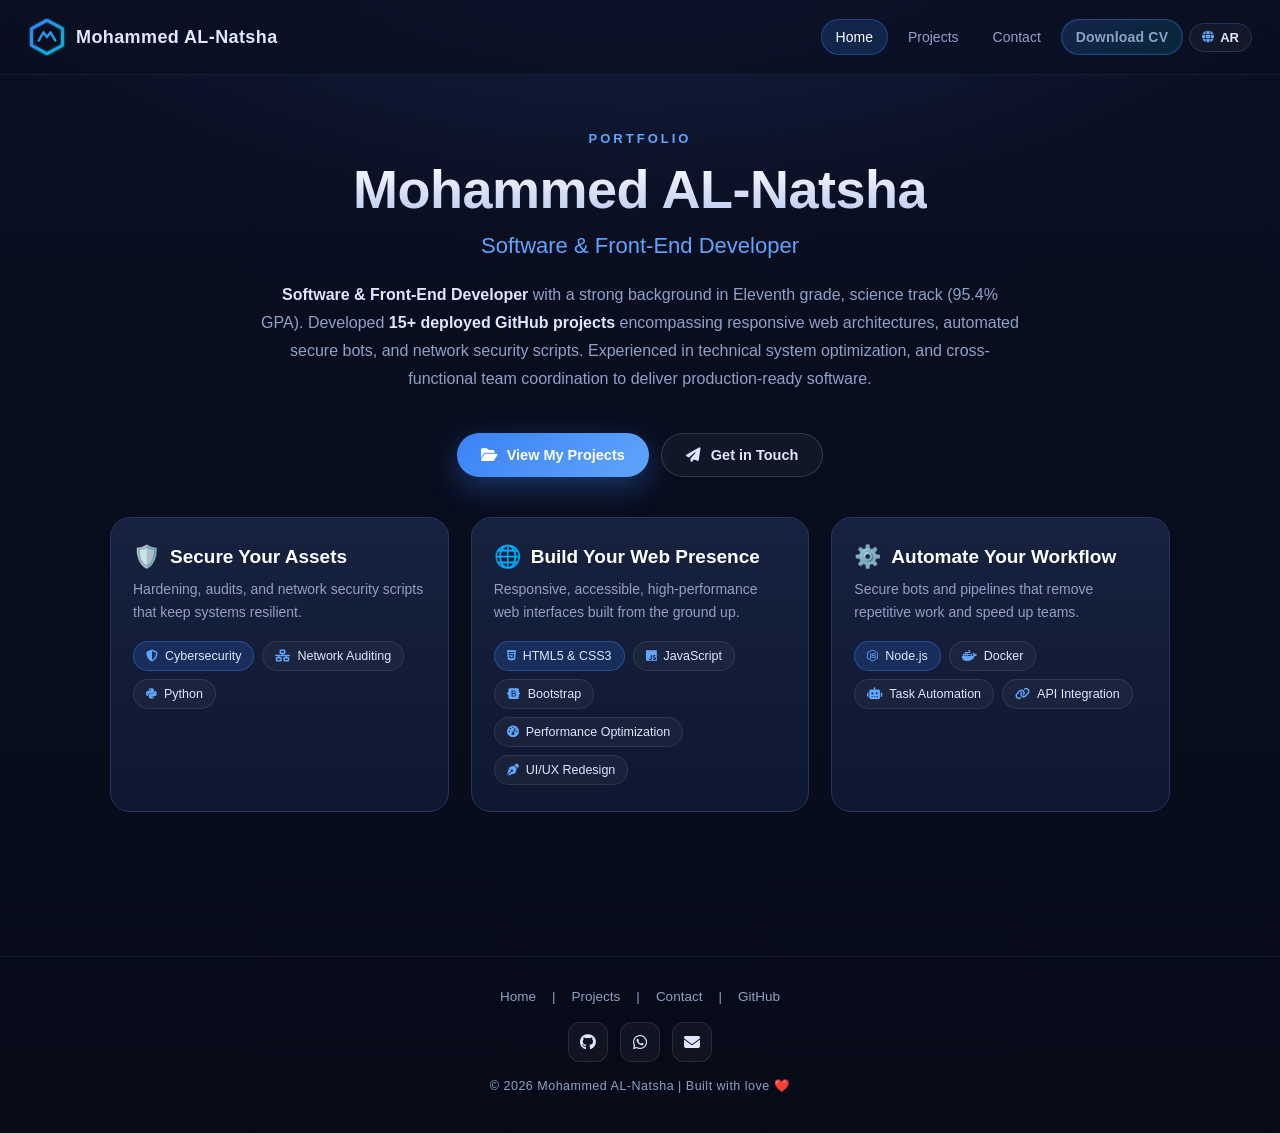
<file: index.html>
<!DOCTYPE html>
<html lang="en">
<head>
  <!-- === [META_TAGS_AND_SITEMAPS] START === -->
  <meta charset="UTF-8">
  <meta name="viewport" content="width=device-width, initial-scale=1.0">
  <title>Mohammed AL-Natsha — Front-End & Software Developer</title>
  <meta name="description" content="Software & Front-End Developer specializing in responsive web architectures, Python automation scripts, network security systems, and agency leadership at OptiCore. 15+ deployed projects, 95.4% academic GPA.">
  <meta name="author" content="Mohammed AL-Natsha">
  <meta name="keywords" content="front-end developer, software engineer, web development, Python, Node.js, responsive design, automation, security auditing">
  <meta name="robots" content="index, follow, max-snippet:-1, max-image-preview:large, max-video-preview:-1">
  <link rel="canonical" href="https://moamedalnatsh.github.io/profile/">
  <meta property="og:title" content="Mohammed AL-Natsha — Software & Front-End Developer">
  <meta property="og:description" content="Responsive web architectures, automated secure bots, network security scripts, and agency operations at OptiCore.">
  <meta property="og:type" content="website">
  <meta property="og:url" content="https://moamedalnatsh.github.io/profile/">
  <meta property="og:image" content="https://moamedalnatsh.github.io/profile/public/images/portfolio-hero.webp">
  <meta name="twitter:card" content="summary_large_image">
  <meta name="twitter:title" content="Mohammed AL-Natsha — Developer Portfolio">
  <meta name="twitter:description" content="Front-End & Software Developer | Python | Node.js | Security">
  <!-- === SEO & FAVICON ASSETS START === -->
  <link rel="icon" type="image/svg+xml" href="favicon.svg">
  <meta name="theme-color" content="#0b1020">
  <!-- === SEO & FAVICON ASSETS END === -->
  <link rel="stylesheet" href="https://cdn.jsdelivr.net/npm/@fortawesome/fontawesome-free@6.5.2/css/all.min.css">
  <link rel="preconnect" href="https://cdn.jsdelivr.net" crossorigin>
  <link rel="stylesheet" href="style.css">
</head>
<!-- === [META_TAGS_AND_SITEMAPS] END === -->

<body>
  <!-- === [NAVBAR_LAYOUT_FREEZE] START === -->
  <header class="topbar">
    <a href="index.html" class="brand">
      <svg class="brand-mark-svg" width="38" height="38" viewBox="0 0 32 32" fill="none" aria-hidden="true">
        <defs>
          <linearGradient id="cyber-gradient" x1="0%" y1="0%" x2="100%" y2="100%">
            <stop offset="0%" stop-color="#3b82f6" />
            <stop offset="100%" stop-color="#06b6d4" />
          </linearGradient>
          <filter id="glow" x="-20%" y="-20%" width="140%" height="140%">
            <feGaussianBlur stdDeviation="1" result="blur" />
            <feComposite in="SourceGraphic" in2="blur" operator="over" />
          </filter>
        </defs>
        <polygon points="16,2 29,9 29,23 16,30 3,23 3,9" stroke="url(#cyber-gradient)" stroke-width="2.5" stroke-linejoin="round" fill="rgba(11, 16, 32, 0.8)" filter="url(#glow)"/>
        <path d="M9,19 L13,12 L16,16 L19,12 L23,19" stroke="url(#cyber-gradient)" stroke-width="2" stroke-linecap="round" stroke-linejoin="round"/>
        <path d="M10,22 L22,22" stroke="url(#cyber-gradient)" stroke-width="2" stroke-linecap="round"/>
      </svg>
      <span data-i18n="hero_title">Mohammed AL-Natsha</span>
    </a>
    <nav class="nav-links" aria-label="Primary">
      <a href="index.html" data-i18n="nav_home">Home</a>
      <a href="projects.html" data-i18n="nav_projects">Projects</a>
      <a href="contact.html" data-i18n="nav_contact">Contact</a>
      <a href="public/Mohamed_S_R_LASTEST_FOR_WORK_References.pdf" download="Mohamed_AL-Natsha_CV.pdf" class="nav-cv-btn" data-i18n="download_cv">Download CV</a>
      <button type="button" id="langToggle" class="lang-toggle" aria-label="Toggle language" title="Toggle language">
        <i class="fa-solid fa-globe" aria-hidden="true"></i>
        <span>AR</span>
      </button>
    </nav>
  </header>
  <!-- === [NAVBAR_LAYOUT_FREEZE] END === -->

  <!-- === [HERO_AND_DOMAINS] START === -->
  <main class="hero">
    <div class="hero-eyebrow" data-i18n="hero_eyebrow">Portfolio</div>
    <h1 data-i18n="hero_title">Mohammed AL-Natsha</h1>
    <h2 class="role" data-i18n="hero_role">Software & Front-End Developer</h2>
    <p class="hero-bio" data-i18n="hero_bio">
      <strong>Software & Front-End Developer</strong> with a strong background in Scientific studies (95.4% GPA). Developed <strong>15+ deployed GitHub projects</strong> encompassing responsive web architectures, automated secure bots, and network security scripts. Experienced in technical system optimization, workstation maintenance, and cross-functional team coordination to deliver production-ready software.
    </p>

    <div class="hero-actions">
      <a href="projects.html" class="cta">
        <i class="fa-solid fa-folder-open"></i>
        <span data-i18n="hero_cta_projects">View My Projects</span>
      </a>
      <a href="contact.html" class="cta cta-secondary">
        <i class="fa-solid fa-paper-plane"></i>
        <span data-i18n="hero_cta_contact">Get in Touch</span>
      </a>
    </div>

    <section class="cards" id="domains" aria-label="Areas of expertise">
      <article class="card">
        <h2>
          <span class="title-emoji" aria-hidden="true">🛡️</span>
          <span data-i18n="domain_security_title">Secure Your Assets</span>
        </h2>
        <p class="card-sub" data-i18n="domain_security_sub">Hardening, audits, and network security scripts that keep systems resilient.</p>
        <div class="tech-pills">
          <span class="pill pill-primary">
            <i class="fa-solid fa-shield-halved"></i>
            <span data-i18n="tech_cybersecurity">Cybersecurity</span>
          </span>
          <span class="pill">
            <i class="fa-solid fa-network-wired"></i>
            <span data-i18n="tech_network">Network Auditing</span>
          </span>
          <span class="pill">
            <i class="fa-brands fa-python"></i>
            <span data-i18n="tech_python">Python Programming</span>
          </span>
        </div>
      </article>

      <article class="card">
        <h2>
          <span class="title-emoji" aria-hidden="true">🌐</span>
          <span data-i18n="domain_web_title">Build Your Web Presence</span>
        </h2>
        <p class="card-sub" data-i18n="domain_web_sub">Responsive, accessible, high-performance web interfaces built from the ground up.</p>
        <div class="tech-pills">
          <span class="pill pill-primary">
            <i class="fa-brands fa-html5"></i>
            <span data-i18n="tech_html_css">HTML5 & CSS3</span>
          </span>
          <span class="pill">
            <i class="fa-brands fa-js"></i>
            <span data-i18n="tech_vanilla_js">Vanilla JavaScript</span>
          </span>
          <span class="pill">
            <i class="fa-brands fa-bootstrap"></i>
            <span data-i18n="tech_bootstrap">Bootstrap Framework</span>
          </span>
          <span class="pill">
            <i class="fa-solid fa-gauge-high"></i>
            <span data-i18n="tech_performance">Performance Optimization</span>
          </span>
          <span class="pill">
            <i class="fa-solid fa-pen-nib"></i>
            <span data-i18n="tech_uiux">UI/UX Refactoring</span>
          </span>
        </div>
      </article>

      <article class="card">
        <h2>
          <span class="title-emoji" aria-hidden="true">⚙️</span>
          <span data-i18n="domain_automation_title">Automate Your Workflow</span>
        </h2>
        <p class="card-sub" data-i18n="domain_automation_sub">Secure bots and pipelines that remove repetitive work and speed up teams.</p>
        <div class="tech-pills">
          <span class="pill pill-primary">
            <i class="fa-brands fa-node-js"></i>
            <span data-i18n="tech_node">Node.js</span>
          </span>
          <span class="pill">
            <i class="fa-brands fa-docker"></i>
            <span data-i18n="tech_docker">Docker Integration</span>
          </span>
          <span class="pill">
            <i class="fa-solid fa-robot"></i>
            <span data-i18n="tech_automation">Task Automation</span>
          </span>
          <span class="pill">
            <i class="fa-solid fa-link"></i>
            <span data-i18n="tech_apis">REST APIs & WhatsApp API</span>
          </span>
        </div>
      </article>
    </section>
  </main>
  <!-- === [HERO_AND_DOMAINS] END === -->

  <!-- === [FOOTER] START === -->
  <footer class="footer">
    <nav class="foot-links">
      <a href="index.html" data-i18n="nav_home">Home</a>
      <span>|</span>
      <a href="projects.html" data-i18n="nav_projects">Projects</a>
      <span>|</span>
      <a href="contact.html" data-i18n="nav_contact">Contact</a>
      <span>|</span>
      <a href="https://github.com/mohamedalnatsh" target="_blank" rel="noopener noreferrer">GitHub</a>
    </nav>
    <div class="socials">
      <a href="https://github.com/mohamedalnatsh" target="_blank" rel="noopener noreferrer" aria-label="GitHub">
        <i class="fa-brands fa-github"></i>
      </a>
      <a href="https://wa.me/972567653938" target="_blank" rel="noopener noreferrer" aria-label="WhatsApp">

        <i class="fa-brands fa-whatsapp"></i>
      </a>
      <a href="https://mail.google.com/mail/?view=cm&fs=1&to=mohamed.alnatsh@gmail.com" target="_blank" rel="noopener noreferrer" aria-label="Email">
        <i class="fa-solid fa-envelope"></i>
      </a>
    </div>
    <div class="tag" data-i18n="footer_tag">
      © <span class="current-year"></span> Mohammed AL-Natsha · Built with care
    </div>
  </footer>
  <!-- === [FOOTER] END === -->

  <!-- === [SCRIPTS] START === -->
  <script src="script.js"></script>
  <!-- === [SCRIPTS] END === -->
</body>
</html>
</file>
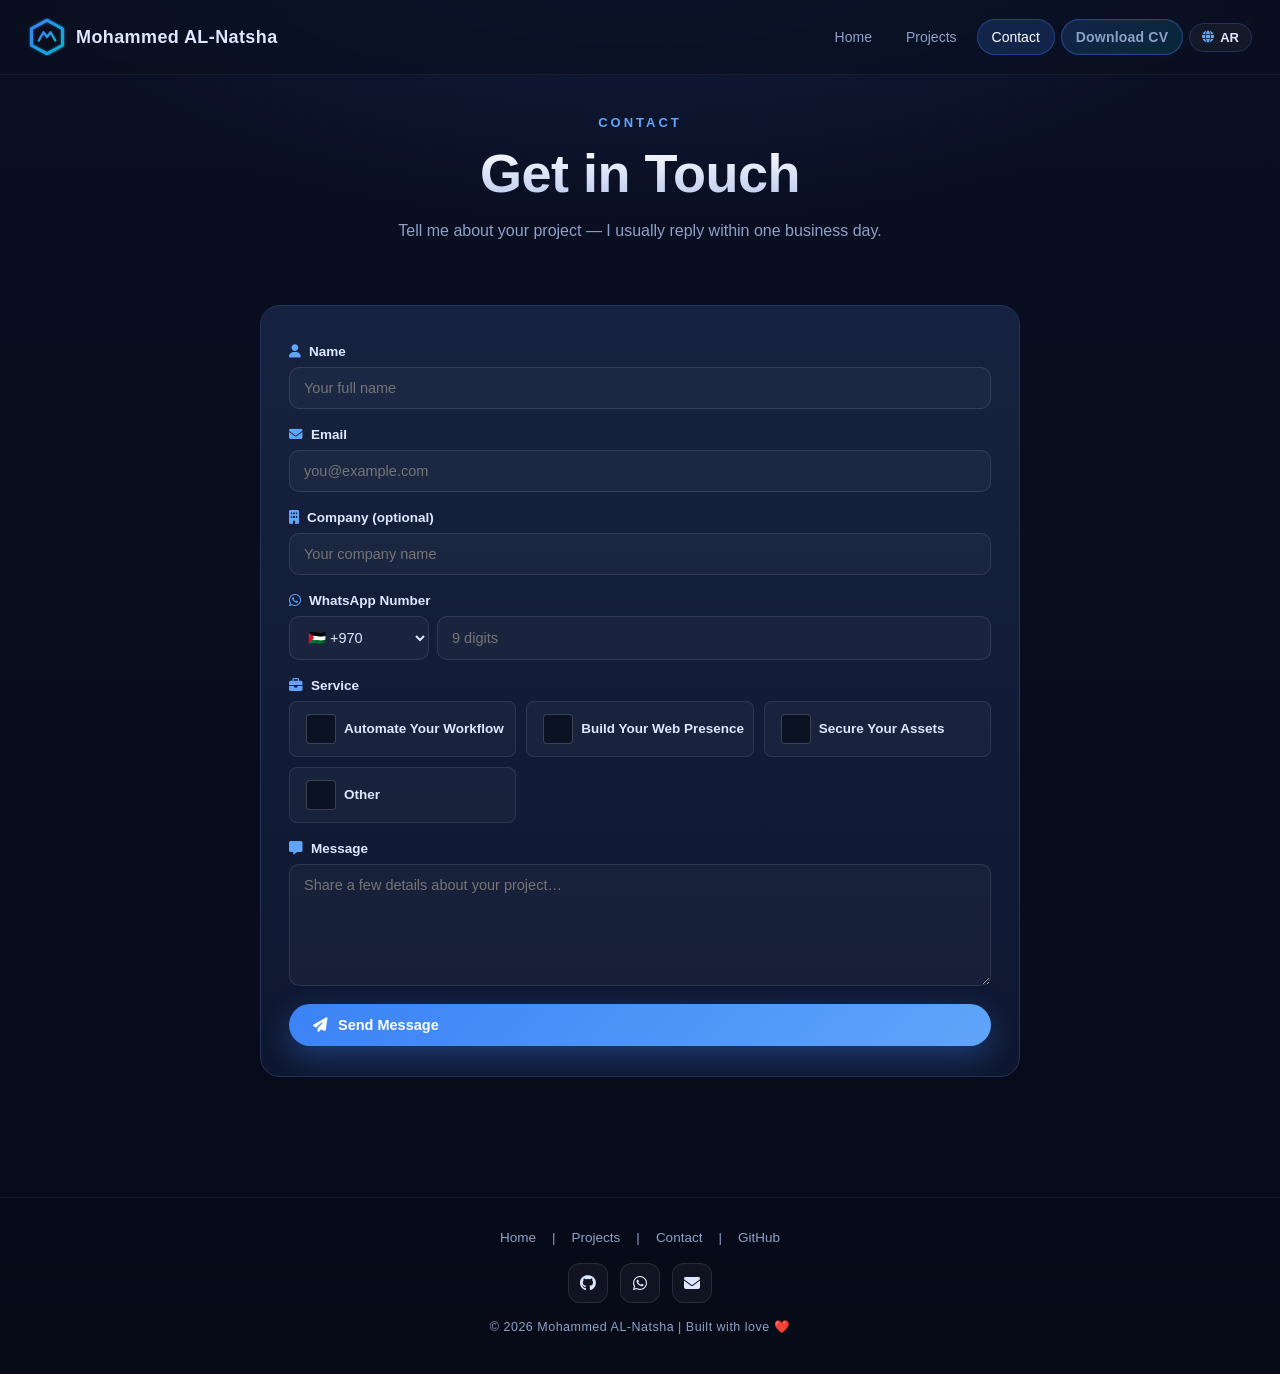
<file: contact.html>
<!doctype html>
<html lang="en">
  <head>
    <!-- === [META_TAGS_AND_SITEMAPS] START === -->
    <meta charset="UTF-8" />
    <meta name="viewport" content="width=device-width, initial-scale=1.0" />
    <title>Contact — Mohammed AL-Natsha</title>
    <meta name="description" content="Contact Mohammed AL-Natsha directly. Software & Front-End Developer available for collaborations, freelance work, and agency consultations. Quick response guaranteed.">
    <meta name="keywords" content="contact, developer, collaboration, freelance, web development">
    <meta name="robots" content="index, follow, max-snippet:-1, max-image-preview:large, max-video-preview:-1">
    <link rel="canonical" href="https://moamedalnatsh.github.io/profile/contact.html">
    <meta property="og:title" content="Contact — Mohammed AL-Natsha">
    <meta property="og:description" content="Get in touch with Mohammed AL-Natsha — usually replies within one business day.">
    <meta property="og:type" content="website">
    <meta property="og:url" content="https://moamedalnatsh.github.io/profile/contact.html">
    <!-- === SEO & FAVICON ASSETS START === -->
    <link rel="icon" type="image/svg+xml" href="favicon.svg">
    <meta name="theme-color" content="#0b1020">
    <!-- === SEO & FAVICON ASSETS END === -->
    <link
      rel="stylesheet"
      href="https://cdn.jsdelivr.net/npm/@fortawesome/fontawesome-free@6.5.2/css/all.min.css"
    />
    <link rel="preconnect" href="https://cdn.jsdelivr.net" crossorigin />
    <link rel="stylesheet" href="style.css" />
  </head>
  <!-- === [META_TAGS_AND_SITEMAPS] END === -->

  <body>
    <!-- === [NAVBAR_LAYOUT_FREEZE] START === -->
    <header class="topbar">
      <a href="index.html" class="brand">
        <svg class="brand-mark-svg" width="38" height="38" viewBox="0 0 32 32" fill="none" aria-hidden="true">
          <defs>
            <linearGradient id="cyber-gradient" x1="0%" y1="0%" x2="100%" y2="100%">
              <stop offset="0%" stop-color="#3b82f6" />
              <stop offset="100%" stop-color="#06b6d4" />
            </linearGradient>
            <filter id="glow" x="-20%" y="-20%" width="140%" height="140%">
              <feGaussianBlur stdDeviation="1" result="blur" />
              <feComposite in="SourceGraphic" in2="blur" operator="over" />
            </filter>
          </defs>
          <polygon points="16,2 29,9 29,23 16,30 3,23 3,9" stroke="url(#cyber-gradient)" stroke-width="2.5" stroke-linejoin="round" fill="rgba(11, 16, 32, 0.8)" filter="url(#glow)"/>
          <path d="M9,19 L13,12 L16,16 L19,12 L23,19" stroke="url(#cyber-gradient)" stroke-width="2" stroke-linecap="round" stroke-linejoin="round"/>
          <path d="M10,22 L22,22" stroke="url(#cyber-gradient)" stroke-width="2" stroke-linecap="round"/>
        </svg>
        <span data-i18n="hero_title">Mohammed AL-Natsha</span>
      </a>
      <nav class="nav-links" aria-label="Primary">
        <a href="index.html" data-i18n="nav_home">Home</a>
        <a href="projects.html" data-i18n="nav_projects">Projects</a>
        <a href="contact.html" data-i18n="nav_contact">Contact</a>
        <a href="public/Mohamed_S_R_LASTEST_FOR_WORK_References.pdf" download="Mohamed_AL-Natsha_CV.pdf" class="nav-cv-btn" data-i18n="download_cv">Download CV</a>
        <button
          type="button"
          id="langToggle"
          class="lang-toggle"
          aria-label="Toggle language"
          title="Toggle language"
        >
          <i class="fa-solid fa-globe" aria-hidden="true"></i>
          <span>AR</span>
        </button>
      </nav>
    </header>

    <!-- === [NAVBAR_LAYOUT_FREEZE] END === -->
    <!-- === [CONTACT_FORM_PAGE] START === -->
    <main class="hero contact-hero" style="padding-top: 40px">
      <div class="hero-eyebrow" data-i18n="nav_contact">Contact</div>
      <h1 data-i18n="contact_title">Get in Touch</h1>
      <p class="hero-bio" data-i18n="contact_desc">
        Tell me about your project — I usually reply within one business day.
      </p>

      <div class="contact-shell">
        <section class="card contact-card">
          <form id="contactForm" class="contact-form" novalidate>
            <div class="field">
              <label for="name">
                <i class="fa-solid fa-user"></i>
                <span data-i18n="field_name">Name</span>
              </label>
              <input
                type="text"
                id="name"
                name="name"
                maxlength="100"
                autocomplete="name"
                data-i18n-placeholder="placeholder_name"
              />
            </div>

            <div class="field">
              <label for="email">
                <i class="fa-solid fa-envelope"></i>
                <span data-i18n="field_email">Email</span>
              </label>
              <input
                type="email"
                id="email"
                name="email"
                maxlength="255"
                autocomplete="email"
                data-i18n-placeholder="placeholder_email"
              />
            </div>

            <div class="field">
              <label for="company">
                <i class="fa-solid fa-building"></i>
                <span data-i18n="field_company">Company (optional)</span>
              </label>
              <input
                type="text"
                id="company"
                name="company"
                maxlength="120"
                autocomplete="organization"
                data-i18n-placeholder="placeholder_company"
              />
            </div>

            <div class="field">
              <label for="whatsapp">
                <i class="fa-brands fa-whatsapp"></i>
                <span data-i18n="field_whatsapp">WhatsApp Number</span>
              </label>
              <div class="phone-group">
                <select
                  id="countryCode"
                  name="countryCode"
                  class="country-select"
                  aria-label="Country dial code"
                ></select>
                <input
                  type="tel"
                  id="whatsapp"
                  name="whatsapp"
                  inputmode="numeric"
                  autocomplete="tel"
                  data-i18n-placeholder="placeholder_whatsapp"
                  maxlength="9"
                />
              </div>
            </div>

            <div class="field">
              <span class="field-label">
                <i class="fa-solid fa-briefcase"></i>
                <span data-i18n="field_service">Service</span>
              </span>
              <div class="service-options" role="group" aria-label="Service">
                <label class="service-option">
                  <input
                    type="checkbox"
                    name="service"
                    value="Automate Your Workflow"
                  />
                  <span data-i18n="service_automation"
                    >Automate Your Workflow</span
                  >
                </label>
                <label class="service-option">
                  <input
                    type="checkbox"
                    name="service"
                    value="Build Your Web Presence"
                  />
                  <span data-i18n="service_web">Build Your Web Presence</span>
                </label>
                <label class="service-option">
                  <input
                    type="checkbox"
                    name="service"
                    value="Secure Your Assets"
                  />
                  <span data-i18n="service_security">Secure Your Assets</span>
                </label>
                <label class="service-option">
                  <input type="checkbox" name="service" value="Other" />
                  <span data-i18n="service_other">Other</span>
                </label>
              </div>
            </div>

            <div class="field">
              <label for="message">
                <i class="fa-solid fa-message"></i>
                <span data-i18n="field_message">Message</span>
              </label>
              <textarea
                id="message"
                name="message"
                rows="6"
                maxlength="2000"
                data-i18n-placeholder="placeholder_message"
              ></textarea>
            </div>

            <button type="submit" class="cta contact-submit">
              <i class="fa-solid fa-paper-plane"></i>
              <span data-i18n="btn_send">Send Message</span>
            </button>
          </form>
        </section>
      </div>

      <!-- Modals -->
      <div
        id="modalSuccess"
        class="modal-overlay"
        role="dialog"
        aria-modal="true"
      >
        <div class="modal-box">
          <div class="modal-icon" aria-hidden="true">✓</div>
          <h2 data-i18n="modal_success_title">Message sent</h2>
          <p data-i18n="modal_success_desc">
            Thanks for reaching out! I'll get back to you within one business
            day.
          </p>
          <button
            type="button"
            class="modal-close"
            data-i18n="modal_success_btn"
          >
            Great!
          </button>
        </div>
      </div>

      <div
        id="modalError"
        class="error-modal-overlay"
        role="dialog"
        aria-modal="true"
      >
        <div class="error-modal-box">
          <div class="error-modal-icon" aria-hidden="true">!</div>
          <h2 data-i18n="modal_error_title">Something went wrong</h2>
          <p data-i18n="modal_error_desc">
            We couldn't send your message. Please try again in a moment.
          </p>
          <button
            type="button"
            class="error-modal-retry"
            data-i18n="modal_error_btn"
          >
            Try Again
          </button>
        </div>
      </div>
    </main>

    <!-- === [CONTACT_FORM_PAGE] END === -->
    <!-- === [FOOTER] START === -->
    <footer class="footer">
      <nav class="foot-links">
        <a href="index.html" data-i18n="nav_home">Home</a>
        <span>|</span>
        <a href="projects.html" data-i18n="nav_projects">Projects</a>
        <span>|</span>
        <a href="contact.html" data-i18n="nav_contact">Contact</a>
        <span>|</span>
        <a
          href="https://github.com/mohamedalnatsh"
          target="_blank"
          rel="noopener noreferrer"
          >GitHub</a
        >
      </nav>
      <div class="socials">
        <a
          href="https://github.com/mohamedalnatsh"
          target="_blank"
          rel="noopener noreferrer"
          aria-label="GitHub"
        >
          <i class="fa-brands fa-github"></i>
        </a>
        <a
          href="https://wa.me/972567653938"
          target="_blank"
          rel="noopener noreferrer"
          aria-label="WhatsApp"
        >
          <i class="fa-brands fa-whatsapp"></i>
        </a>
        <a href="https://mail.google.com/mail/?view=cm&fs=1&to=mohamed.alnatsh@gmail.com" target="_blank" rel="noopener noreferrer" aria-label="Email">
          <i class="fa-solid fa-envelope"></i>
        </a>
      </div>
      <div class="tag" data-i18n="footer_tag">
        © <span class="current-year"></span> Mohammed AL-Natsha · Built with
        care
      </div>
    </footer>

    <!-- === [FOOTER] END === -->
    <!-- === [SCRIPTS] START === -->
    <script src="script.js"></script>
    <!-- === [SCRIPTS] END === -->
  </body>
</html>
</file>
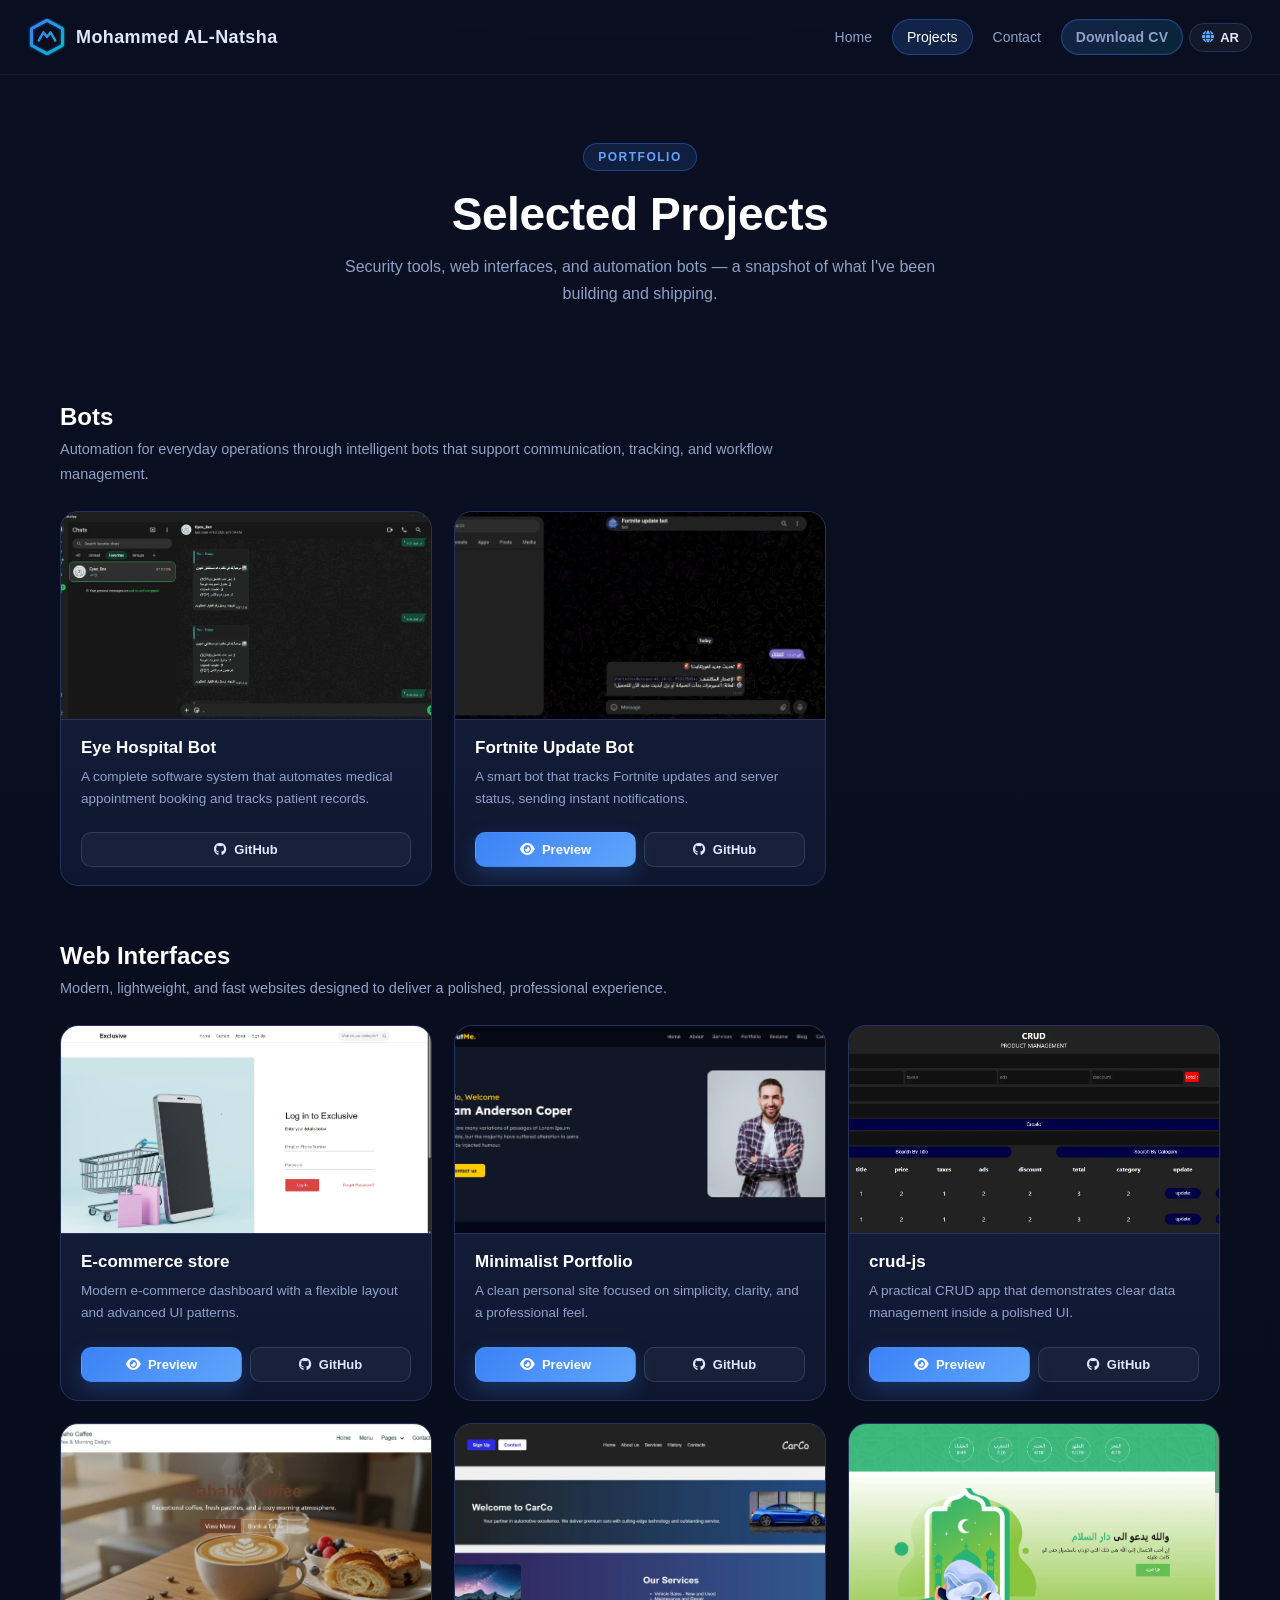
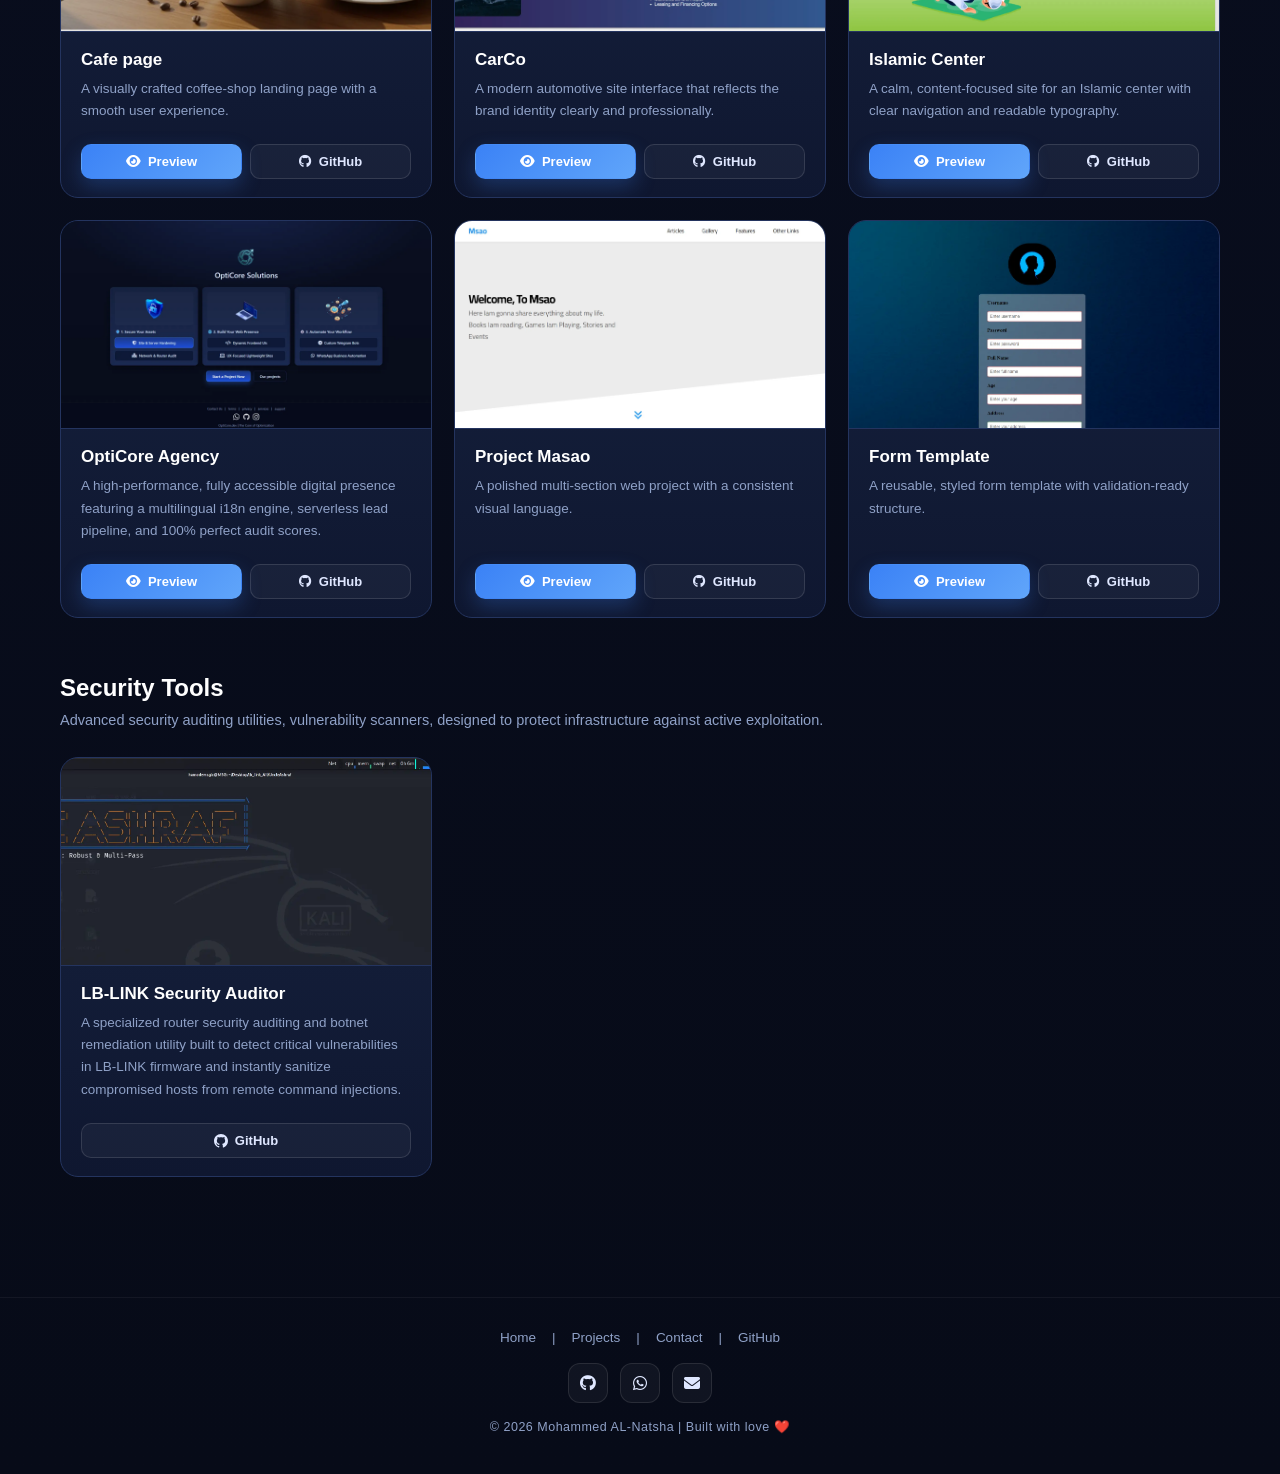
<file: projects.html>
<!doctype html>
<html lang="en">
  <head>
    <!-- === [META_TAGS_AND_SITEMAPS] START === -->
    <meta charset="UTF-8" />
    <meta name="viewport" content="width=device-width, initial-scale=1.0" />
    <title>Projects — Mohammed AL-Natsha</title>
    <meta name="description" content="Explore Mohammed AL-Natsha's portfolio of 15+ deployed projects: security auditing tools, responsive web interfaces, Dockerized automation bots, and professional web architecture systems.">
    <meta name="keywords" content="projects, portfolio, web development, security tools, automation bots, responsive design">
    <meta name="robots" content="index, follow, max-snippet:-1, max-image-preview:large, max-video-preview:-1">
    <link rel="canonical" href="https://moamedalnatsh.github.io/profile/projects.html">
    <meta property="og:title" content="Portfolio Projects — Mohammed AL-Natsha">
    <meta property="og:description" content="Security tools, web interfaces, and automation bots — a snapshot of what I've been building and shipping.">
    <meta property="og:type" content="website">
    <meta property="og:url" content="https://moamedalnatsh.github.io/profile/projects.html">
    <meta property="og:image" content="https://moamedalnatsh.github.io/profile/public/images/projects-showcase.webp">
    <!-- === SEO & FAVICON ASSETS START === -->
    <link rel="icon" type="image/svg+xml" href="favicon.svg">
    <meta name="theme-color" content="#0b1020">
    <!-- === SEO & FAVICON ASSETS END === -->
    <link
      rel="stylesheet"
      href="https://cdn.jsdelivr.net/npm/@fortawesome/fontawesome-free@6.5.2/css/all.min.css"
    />
    <link rel="preconnect" href="https://cdn.jsdelivr.net" crossorigin />
    <link rel="stylesheet" href="style.css" />
  </head>
  <!-- === [META_TAGS_AND_SITEMAPS] END === -->

  <body>
    <!-- === [NAVBAR_LAYOUT_FREEZE] START === -->
    <header class="topbar">
      <a href="index.html" class="brand">
        <svg class="brand-mark-svg" width="38" height="38" viewBox="0 0 32 32" fill="none" aria-hidden="true">
          <defs>
            <linearGradient id="cyber-gradient" x1="0%" y1="0%" x2="100%" y2="100%">
              <stop offset="0%" stop-color="#3b82f6" />
              <stop offset="100%" stop-color="#06b6d4" />
            </linearGradient>
            <filter id="glow" x="-20%" y="-20%" width="140%" height="140%">
              <feGaussianBlur stdDeviation="1" result="blur" />
              <feComposite in="SourceGraphic" in2="blur" operator="over" />
            </filter>
          </defs>
          <polygon points="16,2 29,9 29,23 16,30 3,23 3,9" stroke="url(#cyber-gradient)" stroke-width="2.5" stroke-linejoin="round" fill="rgba(11, 16, 32, 0.8)" filter="url(#glow)"/>
          <path d="M9,19 L13,12 L16,16 L19,12 L23,19" stroke="url(#cyber-gradient)" stroke-width="2" stroke-linecap="round" stroke-linejoin="round"/>
          <path d="M10,22 L22,22" stroke="url(#cyber-gradient)" stroke-width="2" stroke-linecap="round"/>
        </svg>
        <span data-i18n="hero_title">Mohammed AL-Natsha</span>
      </a>
      <nav class="nav-links" aria-label="Primary">
        <a href="index.html" data-i18n="nav_home">Home</a>
        <a href="projects.html" data-i18n="nav_projects">Projects</a>
        <a href="contact.html" data-i18n="nav_contact">Contact</a>
        <a href="public/Mohamed_S_R_LASTEST_FOR_WORK_References.pdf" download="Mohamed_AL-Natsha_CV.pdf" class="nav-cv-btn" data-i18n="download_cv">Download CV</a>
        <button
          type="button"
          id="langToggle"
          class="lang-toggle"
          aria-label="Toggle language"
          title="Toggle language"
        >
          <i class="fa-solid fa-globe" aria-hidden="true"></i>
          <span>AR</span>
        </button>
      </nav>
    </header>

    <!-- === [NAVBAR_LAYOUT_FREEZE] END === -->
    <!-- === [PROJECTS_SHOWCASE] START === -->
    <main class="projects-page">
      <section class="projects-hero">
        <span class="eyebrow" data-i18n="hero_eyebrow">Portfolio</span>
        <h1 data-i18n="projects_title">Selected Projects</h1>
        <p data-i18n="projects_hero_desc">
          Security tools, web interfaces, and automation bots — a snapshot of
          what I've been building and shipping.
        </p>
      </section>

      <!-- Bots -->
      <section class="projects-section" aria-labelledby="bots-title">
        <div class="section-heading">
          <h2 id="bots-title" data-i18n="section_bots_title">Bots</h2>
          <p class="section-desc" data-i18n="section_bots_desc">
            Automation for everyday operations through intelligent bots that
            support communication, tracking, and workflow management.
          </p>
        </div>
        <div class="projects-grid">
          <article class="project-card">
            <div class="project-media">
              <img
                class="project-img"
                src="public/images/eyes-bot.webp"
                alt="Eye Hospital Bot"
                loading="lazy"
              />
            </div>
            <div class="project-content">
              <h3 data-i18n="proj_eye_title">Eye Hospital Bot</h3>
              <p data-i18n="proj_eye_desc">
                A complete software system that automates medical appointment
                booking and tracks patient records.
              </p>
            </div>
            <div class="project-actions">
              <a
                class="project-action project-action-github"
                href="https://github.com/mohamedalnatsh/Eyes-Bot-Local"
                target="_blank"
                rel="noopener noreferrer"
              >
                <i class="fa-brands fa-github"></i
                ><span data-i18n="action_github">GitHub</span>
              </a>
            </div>
          </article>
          <article class="project-card">
            <div class="project-media">
              <img
                class="project-img"
                src="public/images/Fortnite update bot.webp"
                alt="Fortnite Update Bot"
                loading="lazy"
              />
            </div>
            <div class="project-content">
              <h3 data-i18n="proj_fortnite_title">Fortnite Update Bot</h3>
              <p data-i18n="proj_fortnite_desc">
                A smart bot that tracks Fortnite updates and server status,
                sending instant notifications.
              </p>
            </div>
            <div class="project-actions">
              <a
                class="project-action project-action-live"
                href="https://t.me/msg_fortnite_bot"
                target="_blank"
                rel="noopener noreferrer"
              >
                <i class="fa-solid fa-eye"></i
                ><span data-i18n="action_preview">Preview</span>
              </a>
              <a
                class="project-action project-action-github"
                href="https://github.com/mohamedalnatsh/Fortnite_Update_bot"
                target="_blank"
                rel="noopener noreferrer"
              >
                <i class="fa-brands fa-github"></i
                ><span data-i18n="action_github">GitHub</span>
              </a>
            </div>
          </article>
        </div>
      </section>

      <!-- Web Interfaces -->
      <section class="projects-section" aria-labelledby="web-interfaces-title">
        <div class="section-heading">
          <h2 id="web-interfaces-title" data-i18n="section_web_title">
            Web Interfaces
          </h2>
          <p class="section-desc" data-i18n="section_web_desc">
            Modern, lightweight, and fast websites designed to deliver a
            polished, professional experience.
          </p>
        </div>
        <div class="projects-grid">
          <article class="project-card">
            <div class="project-media">
              <img
                class="project-img"
                src="public/images/ECOM.webp"
                alt="E-commerce store"
                loading="lazy"
              />
            </div>
            <div class="project-content">
              <h3 data-i18n="proj_ecom_title">E-commerce store</h3>
              <p data-i18n="proj_ecom_desc">
                Modern e-commerce dashboard with a flexible layout and advanced
                UI patterns.
              </p>
            </div>
            <div class="project-actions">
              <a
                class="project-action project-action-live"
                href="https://mohamedalnatsh.github.io/E-commerce-Website-Project/"
                target="_blank"
                rel="noopener noreferrer"
              >
                <i class="fa-solid fa-eye"></i
                ><span data-i18n="action_preview">Preview</span>
              </a>
              <a
                class="project-action project-action-github"
                href="https://github.com/mohamedalnatsh/E-commerce-Website-Project"
                target="_blank"
                rel="noopener noreferrer"
              >
                <i class="fa-brands fa-github"></i
                ><span data-i18n="action_github">GitHub</span>
              </a>
            </div>
          </article>
          <article class="project-card">
            <div class="project-media">
              <img
                class="project-img"
                src="public/images/Pirsonal.webp"
                alt="Minimalist Portfolio"
                loading="lazy"
              />
            </div>
            <div class="project-content">
              <h3 data-i18n="proj_portfolio_title">Minimalist Portfolio</h3>
              <p data-i18n="proj_portfolio_desc">
                A clean personal site focused on simplicity, clarity, and a
                professional feel.
              </p>
            </div>
            <div class="project-actions">
              <a
                class="project-action project-action-live"
                href="https://mohamedalnatsh.github.io/Personal-Website/"
                target="_blank"
                rel="noopener noreferrer"
              >
                <i class="fa-solid fa-eye"></i
                ><span data-i18n="action_preview">Preview</span>
              </a>
              <a
                class="project-action project-action-github"
                href="https://github.com/mohamedalnatsh/Personal-Website"
                target="_blank"
                rel="noopener noreferrer"
              >
                <i class="fa-brands fa-github"></i
                ><span data-i18n="action_github">GitHub</span>
              </a>
            </div>
          </article>
          <article class="project-card">
            <div class="project-media">
              <img
                class="project-img"
                src="public/images/crud.webp"
                alt="crud-js"
                loading="lazy"
              />
            </div>
            <div class="project-content">
              <h3 data-i18n="proj_crud_title">crud-js</h3>
              <p data-i18n="proj_crud_desc">
                A practical CRUD app that demonstrates clear data management
                inside a polished UI.
              </p>
            </div>
            <div class="project-actions">
              <a
                class="project-action project-action-live"
                href="https://mohamedalnatsh.github.io/crud-js/"
                target="_blank"
                rel="noopener noreferrer"
              >
                <i class="fa-solid fa-eye"></i
                ><span data-i18n="action_preview">Preview</span>
              </a>
              <a
                class="project-action project-action-github"
                href="https://github.com/mohamedalnatsh/crud-js"
                target="_blank"
                rel="noopener noreferrer"
              >
                <i class="fa-brands fa-github"></i
                ><span data-i18n="action_github">GitHub</span>
              </a>
            </div>
          </article>
          <article class="project-card">
            <div class="project-media">
              <img
                class="project-img"
                src="public/images/caffe.webp"
                alt="Cafe page"
                loading="lazy"
              />
            </div>
            <div class="project-content">
              <h3 data-i18n="proj_cafe_title">Cafe page</h3>
              <p data-i18n="proj_cafe_desc">
                A visually crafted coffee-shop landing page with a smooth user
                experience.
              </p>
            </div>
            <div class="project-actions">
              <a
                class="project-action project-action-live"
                href="https://mohamedalnatsh.github.io/Sabaho-Caffe/"
                target="_blank"
                rel="noopener noreferrer"
              >
                <i class="fa-solid fa-eye"></i
                ><span data-i18n="action_preview">Preview</span>
              </a>
              <a
                class="project-action project-action-github"
                href="https://github.com/mohamedalnatsh/Sabaho-Caffe"
                target="_blank"
                rel="noopener noreferrer"
              >
                <i class="fa-brands fa-github"></i
                ><span data-i18n="action_github">GitHub</span>
              </a>
            </div>
          </article>
          <article class="project-card">
            <div class="project-media">
              <img
                class="project-img"
                src="public/images/CarCo.webp"
                alt="CarCo"
                loading="lazy"
              />
            </div>
            <div class="project-content">
              <h3 data-i18n="proj_carco_title">CarCo</h3>
              <p data-i18n="proj_carco_desc">
                A modern automotive site interface that reflects the brand
                identity clearly and professionally.
              </p>
            </div>
            <div class="project-actions">
              <a
                class="project-action project-action-live"
                href="https://mohamedalnatsh.github.io/CarCo-Cars-/"
                target="_blank"
                rel="noopener noreferrer"
              >
                <i class="fa-solid fa-eye"></i
                ><span data-i18n="action_preview">Preview</span>
              </a>
              <a
                class="project-action project-action-github"
                href="https://github.com/mohamedalnatsh/CarCo-Cars-"
                target="_blank"
                rel="noopener noreferrer"
              >
                <i class="fa-brands fa-github"></i
                ><span data-i18n="action_github">GitHub</span>
              </a>
            </div>
          </article>
          <article class="project-card">
            <div class="project-media">
              <img
                class="project-img"
                src="public/images/Islamec-Center.webp"
                alt="Islamic Center"
                loading="lazy"
              />
            </div>
            <div class="project-content">
              <h3 data-i18n="proj_islamic_title">Islamic Center</h3>
              <p data-i18n="proj_islamic_desc">
                A calm, content-focused site for an Islamic center with clear
                navigation and readable typography.
              </p>
            </div>
            <div class="project-actions">
              <a
                class="project-action project-action-live"
                href="https://mohamedalnatsh.github.io/Islamic-Center/"
                target="_blank"
                rel="noopener noreferrer"
              >
                <i class="fa-solid fa-eye"></i
                ><span data-i18n="action_preview">Preview</span>
              </a>
              <a
                class="project-action project-action-github"
                href="https://github.com/mohamedalnatsh/Islamic-Center"
                target="_blank"
                rel="noopener noreferrer"
              >
                <i class="fa-brands fa-github"></i
                ><span data-i18n="action_github">GitHub</span>
              </a>
            </div>
          </article>
          <article class="project-card">
            <div class="project-media">
              <img
                class="project-img"
                src="public/images/opticore.webp"
                alt="OptiCore Agency"
                loading="lazy"
              />
            </div>
            <div class="project-content">
              <h3 data-i18n="proj_opticore_title">OptiCore Agency</h3>
              <p data-i18n="proj_opticore_desc">
                A high-performance, fully accessible digital presence featuring
                a multilingual i18n engine, serverless lead pipeline, and 100%
                perfect audit scores.
              </p>
            </div>
            <div class="project-actions">
              <a
                class="project-action project-action-live"
                href="https://mohamedalnatsh.github.io/OptiCore"
                target="_blank"
                rel="noopener noreferrer"
              >
                <i class="fa-solid fa-eye"></i
                ><span data-i18n="action_preview">Preview</span>
              </a>
              <a
                class="project-action project-action-github"
                href="https://github.com/mohamedalnatsh/OptiCore"
                target="_blank"
                rel="noopener noreferrer"
              >
                <i class="fa-brands fa-github"></i
                ><span data-i18n="action_github">GitHub</span>
              </a>
            </div>
          </article>
          <article class="project-card">
            <div class="project-media">
              <img
                class="project-img"
                src="public/images/Msao.webp"
                alt="Project Masao"
                loading="lazy"
              />
            </div>
            <div class="project-content">
              <h3 data-i18n="proj_masao_title">Project Masao</h3>
              <p data-i18n="proj_masao_desc">
                A polished multi-section web project with a consistent visual
                language.
              </p>
            </div>
            <div class="project-actions">
              <a
                class="project-action project-action-live"
                href="https://mohamedalnatsh.github.io/Msao/"
                target="_blank"
                rel="noopener noreferrer"
              >
                <i class="fa-solid fa-eye"></i
                ><span data-i18n="action_preview">Preview</span>
              </a>
              <a
                class="project-action project-action-github"
                href="https://github.com/mohamedalnatsh/Msao"
                target="_blank"
                rel="noopener noreferrer"
              >
                <i class="fa-brands fa-github"></i
                ><span data-i18n="action_github">GitHub</span>
              </a>
            </div>
          </article>
          <article class="project-card">
            <div class="project-media">
              <img
                class="project-img"
                src="public/images/Form.webp"
                alt="Form Template"
                loading="lazy"
              />
            </div>
            <div class="project-content">
              <h3 data-i18n="proj_form_title">Form Template</h3>
              <p data-i18n="proj_form_desc">
                A reusable, styled form template with validation-ready
                structure.
              </p>
            </div>
            <div class="project-actions">
              <a
                class="project-action project-action-live"
                href="https://mohamedalnatsh.github.io/Form/"
                target="_blank"
                rel="noopener noreferrer"
              >
                <i class="fa-solid fa-eye"></i
                ><span data-i18n="action_preview">Preview</span>
              </a>
              <a
                class="project-action project-action-github"
                href="https://github.com/mohamedalnatsh/Form"
                target="_blank"
                rel="noopener noreferrer"
              >
                <i class="fa-brands fa-github"></i
                ><span data-i18n="action_github">GitHub</span>
              </a>
            </div>
          </article>
        </div>
      </section>

      <!-- Security Tools -->
      <section class="projects-section" aria-labelledby="security-tools-title">
        <div class="section-heading">
          <h2 id="security-tools-title" data-i18n="section_security_title">
            Security Tools
          </h2>
          <p class="section-desc" data-i18n="section_security_desc">
            Advanced solutions designed to analyze systems, secure
            infrastructure, and improve stability.
          </p>
        </div>
        <!-- Keep this card on the same grid and card primitives as the rest of the projects so its proportions remain consistent. -->
        <div class="projects-grid">
          <article class="project-card">
            <div class="project-media">
              <img
                class="project-img"
                src="public/images/UA.webp"
                alt="LB-LINK Security Auditor"
                loading="lazy"
              />
            </div>
            <div class="project-content">
              <h3 data-i18n="proj_ua_title">LB-LINK Security Auditor</h3>
              <p data-i18n="proj_ua_desc">
                A specialized router security auditing and botnet remediation
                utility built to detect critical vulnerabilities in LB-LINK
                firmware and instantly sanitize compromised hosts from remote
                command injections.
              </p>
            </div>
            <div class="project-actions">
              <a
                class="project-action project-action-github uncle-ashraf-github"
                href="https://github.com/mohamedalnatsh/LB_LINK_Security_Auditor"
                ><svg
                  xmlns="http://www.w3.org/2000/svg"
                  viewBox="0 0 512 512"
                  class="btn-icon"
                >
                  <path
                    d="M216.5 362.5c-66-8-112.5-55.5-112.5-117 0-25 9-52 24-70-6.5-16.5-5.5-51.5 2-66 20-2.5 47 8 63 22.5 19-6 39-9 63.5-9s44.5 3 62.5 8.5c15.5-14 43-24.5 63-22 7 13.5 8 48.5 1.5 65.5 16 19 24.5 44.5 24.5 70.5 0 61.5-46.5 108-113.5 116.5 17 11 28.5 35 28.5 62.5l0 52C323 491.5 335.5 500 350.5 494 441 459.5 512 369 512 257 512 115.5 397 0 255.5 0S0 115.5 0 257c0 111 70.5 203 165.5 237.5 13.5 5 26.5-4 26.5-17.5l0-40c-7 3-16 5-24 5-33 0-52.5-18-66.5-51.5-5.5-13.5-11.5-21.5-23-23-6-.5-8-3-8-6 0-6 10-10.5 20-10.5 14.5 0 27 9 40 27.5 10 14.5 20.5 21 33 21s20.5-4.5 32-16c8.5-8.5 15-16 21-21z"
                  ></path>
                </svg>
                GitHub</a
              >
            </div>
          </article>
        </div>
      </section>
    </main>

    <!-- === [PROJECTS_SHOWCASE] END === -->
    <!-- === [FOOTER] START === -->
    <footer class="footer">
      <nav class="foot-links">
        <a href="index.html" data-i18n="nav_home">Home</a>
        <span>|</span>
        <a href="projects.html" data-i18n="nav_projects">Projects</a>
        <span>|</span>
        <a href="contact.html" data-i18n="nav_contact">Contact</a>
        <span>|</span>
        <a
          href="https://github.com/mohamedalnatsh"
          target="_blank"
          rel="noopener noreferrer"
          >GitHub</a
        >
      </nav>
      <div class="socials">
        <a
          href="https://github.com/mohamedalnatsh"
          target="_blank"
          rel="noopener noreferrer"
          aria-label="GitHub"
        >
          <i class="fa-brands fa-github"></i>
        </a>
        <a
          href="https://wa.me/972567653938"
          target="_blank"
          rel="noopener noreferrer"
          aria-label="WhatsApp"
        >
          <i class="fa-brands fa-whatsapp"></i>
        </a>
        <a href="https://mail.google.com/mail/?view=cm&fs=1&to=mohamed.alnatsh@gmail.com" target="_blank" rel="noopener noreferrer" aria-label="Email">
          <i class="fa-solid fa-envelope"></i>
        </a>
      </div>
      <div class="tag" data-i18n="footer_tag">
        © <span class="current-year"></span> Mohammed AL-Natsha · Built with
        care
      </div>
    </footer>

    <!-- === [FOOTER] END === -->
    <!-- === [SCRIPTS] START === -->
    <script src="script.js"></script>
    <!-- === [SCRIPTS] END === -->
  </body>
</html>
</file>
<file: style.css>
/* ============================================================
   Mohammed AL-Natsha — Portfolio Design System
   Dark modern palette
   ============================================================ */

/* === [GLOBAL_VARIABLES] START === */
:root {
  --bg: #0b1020;
  --bg-2: #0f1730;
  --panel: #16223f;
  --panel-2: #1b2a52;
  --border: #24345f;
  --text: #dfe7ff;
  --muted: #8fa1c7;
  --accent: #3b82f6;
  --accent-2: #60a5fa;
  --success: #22c55e;
  --danger: #ef4444;
  --radius: 0.75rem;
}
/* === [GLOBAL_VARIABLES] END === */

/* === [RESET_AND_FOUNDATION] START === */
* {
  box-sizing: border-box;
  margin: 0;
  padding: 0;
}

html {
  scroll-behavior: smooth;
}

html,
body {
  min-height: 100%;
  font-family: -apple-system, BlinkMacSystemFont, "Segoe UI", Roboto, Arial, sans-serif;
  color: var(--text);
  background: radial-gradient(1200px 600px at 50% -10%, #16224a 0%, transparent 60%),
    linear-gradient(180deg, #0a0f22 0%, #070b18 100%);
  overflow-x: hidden;
}

[dir="rtl"] {
  font-family: "Segoe UI", Tahoma, Geneva, Verdana, sans-serif;
}

body {
  min-width: 320px;
}

a {
  color: inherit;
  text-decoration: none;
}
/* === [RESET_AND_FOUNDATION] END === */

/* === [NAVBAR_LTR_FREEZE] START === */
/* -------------------- Topbar / Header -------------------- */
.topbar {
  display: flex;
  align-items: center;
  justify-content: space-between;
  flex-wrap: wrap;
  gap: 12px;
  width: 100%;
  padding: 18px 28px;
  border-bottom: 1px solid rgba(255, 255, 255, 0.05);
  position: sticky;
  top: 0;
  z-index: 40;
  backdrop-filter: blur(8px);
  background: rgba(11, 16, 32, 0.72);
  direction: ltr;
}

.brand {
  display: flex;
  align-items: center;
  gap: 10px;
  font-weight: 700;
  letter-spacing: 0.4px;
  font-size: 18px;
  flex-shrink: 0;
}

/* === [NAVBAR_BRAND_ICON] START === */
.brand-mark-svg {
  width: 38px !important;
  height: 38px !important;
  max-width: 38px !important;
  max-height: 38px !important;
  display: block;
  flex-shrink: 0 !important;
  transition: transform 0.3s ease;
}

.brand:hover .brand-mark-svg,
.brand:focus-visible .brand-mark-svg {
  transform: scale(1.08);
}
/* === [NAVBAR_BRAND_ICON] END === */

.nav-links {
  display: flex;
  align-items: center;
  flex-direction: row;
  flex-wrap: wrap;
  gap: 6px;
  margin-left: auto;
  direction: ltr;
}
.nav-links a {
  padding: 9px 14px;
  border-radius: 999px;
  color: var(--muted);
  font-size: 14px;
  transition: all 0.2s ease;
  white-space: nowrap;
  direction: ltr;
}
.nav-links a:hover {
  color: var(--text);
  background: rgba(255, 255, 255, 0.04);
}
.nav-links a.active {
  color: #fff;
  background: rgba(59, 130, 246, 0.18);
  border: 1px solid rgba(59, 130, 246, 0.35);
}

/* === [DOWNLOAD_CV] START === */
.nav-cv-btn {
  display: inline-flex;
  align-items: center;
  justify-content: center;
  padding: 8px 14px;
  border-radius: 999px;
  color: var(--text);
  background: linear-gradient(135deg, rgba(59, 130, 246, 0.18), rgba(6, 182, 212, 0.14));
  border: 1px solid rgba(59, 130, 246, 0.38);
  font-weight: 700;
  letter-spacing: 0.2px;
  box-shadow: inset 0 0 0 1px rgba(255, 255, 255, 0.03);
  transition: transform 0.2s ease, background 0.2s ease, border-color 0.2s ease, color 0.2s ease;
}

.nav-cv-btn:hover {
  color: #fff;
  background: linear-gradient(135deg, rgba(59, 130, 246, 0.32), rgba(6, 182, 212, 0.22));
  border-color: rgba(59, 130, 246, 0.72);
  transform: translateY(-1px);
}

.nav-cv-btn:focus-visible {
  outline: 2px solid rgba(6, 182, 212, 0.8);
  outline-offset: 2px;
}

@media (max-width: 720px) {
  .nav-cv-btn {
    width: 100%;
    justify-content: center;
  }
}
/* === [DOWNLOAD_CV] END === */
/* === [NAVBAR_LTR_FREEZE] END === */

/* === [HERO_SECTION] START === */
/* -------------------- Hero -------------------- */
.hero {
  max-width: 1100px;
  margin: 0 auto;
  padding: 56px 20px 80px;
  display: flex;
  flex-direction: column;
  align-items: center;
  text-align: center;
}
.hero-eyebrow {
  color: var(--accent-2);
  font-size: 13px;
  font-weight: 600;
  letter-spacing: 3px;
  text-transform: uppercase;
  margin-bottom: 14px;
}
.hero h1 {
  font-size: clamp(32px, 5vw, 54px);
  font-weight: 800;
  line-height: 1.1;
  letter-spacing: -0.5px;
  background: linear-gradient(180deg, #ffffff 0%, #b8c7ee 100%);
  -webkit-background-clip: text;
  background-clip: text;
  color: transparent;
  margin-bottom: 14px;
}
.hero h2.role {
  font-size: clamp(16px, 2.2vw, 22px);
  color: var(--accent-2);
  font-weight: 500;
  margin-bottom: 22px;
}
.hero-bio {
  max-width: 760px;
  color: var(--muted);
  font-size: 16px;
  line-height: 1.75;
  margin-bottom: 32px;
}
.hero-bio strong {
  color: var(--text);
  font-weight: 600;
}

.hero-actions {
  display: flex;
  gap: 12px;
  flex-wrap: wrap;
  justify-content: center;
  margin-top: 8px;
}
/* === [HERO_SECTION] END === */

/* === [CTA_BUTTONS] START === */
/* -------------------- CTA button -------------------- */
.cta {
  display: inline-flex;
  align-items: center;
  gap: 10px;
  padding: 13px 24px;
  border-radius: 999px;
  background: linear-gradient(135deg, var(--accent), var(--accent-2));
  color: #fff;
  font-weight: 600;
  font-size: 14.5px;
  border: none;
  cursor: pointer;
  transition: transform 0.2s ease, box-shadow 0.2s ease, filter 0.2s ease;
  box-shadow: 0 10px 30px rgba(59, 130, 246, 0.35);
}
.cta:hover {
  transform: translateY(-2px);
  filter: brightness(1.08);
  box-shadow: 0 14px 40px rgba(59, 130, 246, 0.45);
}
.cta-secondary {
  background: rgba(255, 255, 255, 0.04);
  color: var(--text);
  border: 1px solid rgba(255, 255, 255, 0.14);
  box-shadow: none;
}
.cta-secondary:hover {
  background: rgba(59, 130, 246, 0.14);
  border-color: rgba(59, 130, 246, 0.45);
  box-shadow: none;
}
/* === [CTA_BUTTONS] END === */

/* === [DOMAIN_CARDS_AND_PILLS] START === */
/* -------------------- Domain cards -------------------- */
.cards {
  display: grid;
  grid-template-columns: repeat(auto-fit, minmax(280px, 1fr));
  gap: 22px;
  width: 100%;
  margin: 40px 0 24px;
}
.card {
  background: linear-gradient(180deg, var(--panel) 0%, var(--bg-2) 100%);
  border: 1px solid var(--border);
  border-radius: 20px;
  padding: 26px 22px;
  text-align: left;
  transition: transform 0.25s ease, border-color 0.25s ease, box-shadow 0.25s ease;
  position: relative;
  overflow: hidden;
}
[dir="rtl"] .card {
  text-align: right;
}
.card::before {
  content: "";
  position: absolute;
  inset: 0;
  background: radial-gradient(600px 200px at 0% 0%, rgba(59, 130, 246, 0.15), transparent 60%);
  opacity: 0;
  transition: opacity 0.3s ease;
  pointer-events: none;
}
.card:hover {
  transform: translateY(-4px);
  border-color: rgba(59, 130, 246, 0.5);
  box-shadow: 0 20px 50px rgba(0, 0, 0, 0.45);
}
.card:hover::before {
  opacity: 1;
}
.card h2 {
  display: flex;
  align-items: center;
  gap: 10px;
  font-size: 19px;
  font-weight: 700;
  margin-bottom: 8px;
  color: #fff;
  position: relative;
}
.card .card-sub {
  color: var(--muted);
  font-size: 14px;
  line-height: 1.6;
  margin-bottom: 18px;
  position: relative;
}
.title-emoji {
  font-size: 22px;
}

/* Tech pills */
.tech-pills {
  display: flex;
  flex-wrap: wrap;
  gap: 8px;
  position: relative;
}
.pill {
  display: inline-flex;
  align-items: center;
  gap: 7px;
  padding: 7px 12px;
  border-radius: 999px;
  background: rgba(255, 255, 255, 0.04);
  border: 1px solid rgba(255, 255, 255, 0.09);
  color: var(--text);
  font-size: 12.5px;
  font-weight: 500;
  transition: all 0.2s ease;
}
.pill:hover {
  background: rgba(59, 130, 246, 0.16);
  border-color: rgba(59, 130, 246, 0.4);
  color: #fff;
}
.pill-primary {
  background: rgba(59, 130, 246, 0.18);
  border-color: rgba(59, 130, 246, 0.4);
  color: #dbe7ff;
}
.pill i {
  color: var(--accent-2);
  font-size: 12px;
}
/* === [DOMAIN_CARDS_AND_PILLS] END === */

/* === [PROJECTS_PAGE_LAYOUT] START === */
/* -------------------- Projects page -------------------- */
.projects-page {
  max-width: 1200px;
  margin: 0 auto;
  padding: 40px 20px 80px;
}
.projects-hero {
  text-align: center;
  padding: 28px 0 40px;
}
.eyebrow {
  display: inline-block;
  padding: 6px 14px;
  border-radius: 999px;
  background: rgba(59, 130, 246, 0.14);
  border: 1px solid rgba(59, 130, 246, 0.35);
  color: var(--accent-2);
  font-size: 12px;
  font-weight: 600;
  letter-spacing: 1.5px;
  text-transform: uppercase;
  margin-bottom: 16px;
}
.projects-hero h1 {
  font-size: clamp(30px, 4.5vw, 46px);
  font-weight: 800;
  color: #fff;
  margin-bottom: 12px;
  letter-spacing: -0.4px;
}
.projects-hero p {
  color: var(--muted);
  max-width: 640px;
  margin: 0 auto;
  line-height: 1.7;
}

.projects-section {
  margin-top: 56px;
}
.section-heading {
  margin-bottom: 24px;
}
[dir="rtl"] .section-heading {
  text-align: right;
}
.section-heading h2 {
  font-size: 24px;
  font-weight: 700;
  color: #fff;
  margin-bottom: 6px;
}
.section-desc {
  color: var(--muted);
  font-size: 14.5px;
  line-height: 1.7;
  max-width: 780px;
}

.projects-grid {
  display: grid;
  grid-template-columns: repeat(auto-fill, minmax(300px, 1fr));
  gap: 22px;
}
/* === [PROJECTS_PAGE_LAYOUT] END === */

/* === [PROJECT_CARDS_GRID] START === */
.project-card {
  background: linear-gradient(180deg, var(--panel) 0%, var(--bg-2) 100%);
  border: 1px solid var(--border);
  border-radius: 18px;
  overflow: hidden;
  display: flex;
  flex-direction: column;
  transition: transform 0.25s ease, box-shadow 0.25s ease, border-color 0.25s ease;
}

/* Featured Project Styling */
/* Keep any future featured card on the same responsive grid and spacing rules as the standard cards. */
.featured-grid {
  display: grid;
  grid-template-columns: repeat(auto-fill, minmax(300px, 1fr));
  gap: 22px;
}

.project-card-featured {
  display: flex;
  flex-direction: column;
  max-width: none;
  width: 100%;
  margin: 0;
  overflow: hidden;
}

.project-card-featured .project-media {
  width: 100%;
  border-bottom: 1px solid var(--border);
  border-right: none;
  flex: none;
}

.project-card-featured .project-img {
  width: 100%;
  height: 100%;
  object-fit: cover;
  object-position: top center;
}

[dir="rtl"] .project-card-featured .project-media {
  border-left: none;
}

.project-card-featured .project-content {
  flex: 1;
  display: flex;
  flex-direction: column;
  padding: 18px 20px 8px;
  text-align: left;
}

[dir="rtl"] .project-card-featured .project-content {
  text-align: right;
}

.project-card-featured .project-content h3 {
  font-size: 17px;
  margin-bottom: 8px;
}

.project-card-featured .project-content p {
  font-size: 13.5px;
  line-height: 1.65;
  margin-bottom: 0;
}

.project-card-featured .project-actions {
  display: flex;
  gap: 8px;
  padding: 14px 20px 18px;
  flex-wrap: wrap;
  background: transparent;
  border-left: none;
  border-right: none;
}

.project-card-featured .project-action {
  flex: 1;
  min-width: 110px;
  margin: 0;
}

.project-card:hover {
  transform: translateY(-5px);
  border-color: rgba(59, 130, 246, 0.5);
  box-shadow: 0 22px 55px rgba(0, 0, 0, 0.55);
}
.project-media {
  aspect-ratio: 16 / 9;
  background: #0a1128;
  overflow: hidden;
  border-bottom: 1px solid var(--border);
}
.project-img {
  width: 100%;
  height: 100%;
  object-fit: cover;
  transition: transform 0.4s ease;
}
.project-card:hover .project-img {
  transform: scale(1.05);
}
.project-content {
  padding: 18px 20px 8px;
  flex: 1;
}
[dir="rtl"] .project-content {
  text-align: right;
}
.project-content h3 {
  font-size: 17px;
  font-weight: 700;
  color: #fff;
  margin-bottom: 8px;
}
.project-content p {
  color: var(--muted);
  font-size: 13.5px;
  line-height: 1.65;
}
.project-actions {
  display: flex;
  gap: 8px;
  padding: 14px 20px 18px;
  flex-wrap: wrap;
}
.project-action {
  flex: 1;
  min-width: 110px;
  display: inline-flex;
  align-items: center;
  justify-content: center;
  gap: 7px;
  padding: 9px 14px;
  border-radius: 10px;
  font-size: 13px;
  font-weight: 600;
  transition: all 0.2s ease;
  border: 1px solid transparent;
}
.project-action-live {
  background: linear-gradient(135deg, var(--accent), var(--accent-2));
  color: #fff;
  box-shadow: 0 8px 20px rgba(59, 130, 246, 0.25);
}
.project-action-live:hover {
  transform: translateY(-1px);
  filter: brightness(1.1);
}
.project-action-github {
  background: rgba(255, 255, 255, 0.04);
  border-color: rgba(255, 255, 255, 0.12);
  color: var(--text);
}
.project-action-github:hover {
  background: rgba(255, 255, 255, 0.09);
  border-color: rgba(255, 255, 255, 0.22);
}
.btn-icon {
  width: 14px;
  height: 14px;
  fill: currentColor;
}
/* === [PROJECT_CARDS_GRID] END === */

/* === [CONTACT_FORM_PAGE] START === */
/* -------------------- Contact page -------------------- */
.contact-shell {
  display: flex;
  justify-content: center;
  width: 100%;
  max-width: 760px;
  margin: 28px auto 0;
}
[dir="rtl"] .contact-shell {
  text-align: right;
}
.contact-card {
  width: 100%;
  padding: 30px 28px;
}
.contact-form {
  display: flex;
  flex-direction: column;
  gap: 18px;
  margin-top: 8px;
}
.field {
  display: flex;
  flex-direction: column;
  gap: 8px;
}
.field label,
.field-label {
  display: flex;
  align-items: center;
  gap: 8px;
  font-size: 13.5px;
  font-weight: 600;
  color: var(--text);
}
.field label i,
.field-label i {
  color: var(--accent-2);
}
.field input,
.field textarea,
.field select {
  width: 100%;
  padding: 12px 14px;
  border-radius: 10px;
  background: rgba(255, 255, 255, 0.03);
  border: 1px solid rgba(255, 255, 255, 0.1);
  color: var(--text);
  font-size: 14.5px;
  font-family: inherit;
  transition: all 0.2s ease;
}
.field input:focus,
.field textarea:focus,
.field select:focus {
  outline: none;
  border-color: rgba(59, 130, 246, 0.6);
  background: rgba(59, 130, 246, 0.06);
  box-shadow: 0 0 0 4px rgba(59, 130, 246, 0.12);
}
.field textarea {
  resize: vertical;
  min-height: 120px;
}
.service-options {
  display: grid;
  grid-template-columns: repeat(auto-fit, minmax(210px, 1fr));
  gap: 10px;
}
.service-option {
  display: flex;
  align-items: center;
  gap: 12px;
  padding: 12px 16px;
  border-radius: 8px;
  background: rgba(255, 255, 255, 0.03);
  border: 1px solid rgba(255, 255, 255, 0.09);
  cursor: pointer;
  font-size: 14px;
  line-height: 1.2;
  white-space: nowrap;
  min-width: 0;
  transition: border-color 0.15s ease, background 0.15s ease;
  user-select: none;
}
.service-option:hover {
  border-color: rgba(59, 130, 246, 0.4);
  background: rgba(59, 130, 246, 0.06);
}
.service-option input[type="checkbox"] {
  appearance: none;
  -webkit-appearance: none;
  width: 30px;
  height: 30px;
  min-width: 30px;
  min-height: 30px;
  aspect-ratio: 1 / 1;
  border-radius: 4px;
  border: 1px solid rgba(255, 255, 255, 0.2);
  background: #0b1224;
  display: inline-grid;
  place-content: center;
  cursor: pointer;
  flex-shrink: 0;
  margin: 0;
  transition: background 0.15s ease, border-color 0.15s ease;
}
.service-option input[type="checkbox"]::before {
  content: "";
  width: 9px;
  height: 9px;
  transform: scale(0);
  transition: transform 0.15s ease;
  background: #fff;
  clip-path: polygon(14% 44%, 0 60%, 40% 100%, 100% 20%, 86% 6%, 40% 72%);
}
.service-option input[type="checkbox"]:checked {
  background: linear-gradient(180deg, #1e3a8a, #1d4ed8);
  border-color: #3b82f6;
}
.service-option input[type="checkbox"]:checked::before {
  transform: scale(1);
}

.phone-group {
  display: flex;
  gap: 8px;
}
.country-select {
  flex: 0 0 auto;
  min-width: 110px;
  max-width: 140px;
  padding: 10px 12px;
  border-radius: 10px;
  background: rgba(255, 255, 255, 0.03);
  border: 1px solid rgba(255, 255, 255, 0.09);
  color: inherit;
  font: inherit;
  cursor: pointer;
}
.country-select option {
  background: #0f172a;
  color: #fff;
}
.phone-group input[type="tel"] {
  flex: 1;
  min-width: 0;
}

.contact-submit .fa-spinner {
  animation: spin 0.8s linear infinite;
}
@keyframes spin {
  to { transform: rotate(360deg); }
}

.field.invalid input,
.field.invalid textarea,
.field.invalid select,
.field.invalid .phone-group,
.field.invalid .service-options {
  border-color: var(--danger) !important;
  box-shadow: 0 0 0 3px rgba(239, 68, 68, 0.15);
}
/* === [CONTACT_FORM_PAGE] END === */

/* === [MODALS] START === */
/* -------------------- Modals -------------------- */
.modal-overlay,
.error-modal-overlay {
  position: fixed;
  inset: 0;
  background: rgba(4, 8, 20, 0.4);
  backdrop-filter: blur(12px);
  display: none;
  place-items: center;
  z-index: 100;
  padding: 20px;
  animation: fadeIn 0.4s ease;
}

.modal-overlay.active,
.error-modal-overlay.active {
  display: grid;
}

@keyframes fadeIn {
  from { opacity: 0; }
  to { opacity: 1; }
}

@keyframes modalPop {
  0% { transform: scale(0.9) translateY(10px); opacity: 0; }
  100% { transform: scale(1) translateY(0); opacity: 1; }
}

@keyframes iconPulse {
  0% { transform: scale(1); box-shadow: 0 0 0 0 rgba(34, 197, 94, 0.4); }
  70% { transform: scale(1.05); box-shadow: 0 0 0 15px rgba(34, 197, 94, 0); }
  100% { transform: scale(1); box-shadow: 0 0 0 0 rgba(34, 197, 94, 0); }
}

@keyframes errorIconPulse {
  0% { transform: scale(1); box-shadow: 0 0 0 0 rgba(239, 68, 68, 0.4); }
  70% { transform: scale(1.05); box-shadow: 0 0 0 15px rgba(239, 68, 68, 0); }
  100% { transform: scale(1); box-shadow: 0 0 0 0 rgba(239, 68, 68, 0); }
}

.modal-box,
.error-modal-box {
  background: rgba(22, 34, 63, 0.6);
  backdrop-filter: blur(20px) saturate(180%);
  border: 1px solid rgba(255, 255, 255, 0.1);
  border-radius: 24px;
  padding: 40px 32px;
  max-width: 420px;
  width: 100%;
  text-align: center;
  box-shadow: 0 25px 50px -12px rgba(0, 0, 0, 0.5);
  animation: modalPop 0.5s cubic-bezier(0.175, 0.885, 0.32, 1.275);
  position: relative;
  overflow: hidden;
}

.modal-box::before {
  content: "";
  position: absolute;
  top: 0; left: 0; right: 0;
  height: 4px;
  background: linear-gradient(90deg, transparent, var(--success), transparent);
}

.error-modal-box::before {
  content: "";
  position: absolute;
  top: 0; left: 0; right: 0;
  height: 4px;
  background: linear-gradient(90deg, transparent, var(--danger), transparent);
}

.modal-icon,
.error-modal-icon {
  width: 72px;
  height: 72px;
  border-radius: 50%;
  display: grid;
  place-items: center;
  margin: 0 auto 24px;
  font-size: 32px;
  font-weight: 800;
  color: #fff;
}

.modal-icon {
  background: linear-gradient(135deg, #22c55e, #16a34a);
  box-shadow: 0 10px 30px rgba(34, 197, 94, 0.4);
  animation: iconPulse 2s infinite;
}

.error-modal-icon {
  background: linear-gradient(135deg, #ef4444, #dc2626);
  box-shadow: 0 10px 30px rgba(239, 68, 68, 0.4);
  animation: errorIconPulse 2s infinite;
}

.modal-box h2,
.error-modal-box h2 {
  font-size: 24px;
  font-weight: 800;
  color: #fff;
  margin-bottom: 12px;
  letter-spacing: -0.5px;
}

.modal-box p,
.error-modal-box p {
  color: var(--muted);
  font-size: 15px;
  line-height: 1.6;
  margin-bottom: 30px;
}
.modal-close,
.error-modal-retry {
  padding: 11px 26px;
  border-radius: 999px;
  border: none;
  font-weight: 600;
  cursor: pointer;
  font-size: 14px;
  transition: all 0.2s ease;
}
.modal-close {
  background: linear-gradient(135deg, var(--accent), var(--accent-2));
  color: #fff;
}
.modal-close:hover {
  transform: translateY(-2px);
  filter: brightness(1.1);
}
.error-modal-retry {
  background: linear-gradient(135deg, #ef4444, #dc2626);
  color: #fff;
}
.error-modal-retry:hover {
  transform: translateY(-2px);
  filter: brightness(1.1);
}

/* -------------------- Footer -------------------- */
.footer {
  border-top: 1px solid rgba(255, 255, 255, 0.05);
  padding: 32px 24px 40px;
  text-align: center;
  color: var(--muted);
  margin-top: 40px;
}
.foot-links {
  display: flex;
  gap: 16px;
  justify-content: center;
  flex-wrap: wrap;
  font-size: 13.5px;
  margin-bottom: 18px;
}
.foot-links a:hover {
  color: var(--accent-2);
}
.socials {
  display: flex;
  gap: 12px;
  justify-content: center;
  margin-bottom: 16px;
}
.socials a {
  width: 40px;
  height: 40px;
  display: grid;
  place-items: center;
  border-radius: 12px;
  background: rgba(255, 255, 255, 0.04);
  border: 1px solid rgba(255, 255, 255, 0.1);
  color: var(--text);
  transition: all 0.2s ease;
}
.socials a:hover {
  color: var(--accent-2);
  border-color: rgba(59, 130, 246, 0.5);
  transform: translateY(-2px);
}
.tag {
  font-size: 12.5px;
  color: var(--muted);
  letter-spacing: 0.5px;
}

/* Language toggle button */
.lang-toggle {
  display: inline-flex;
  align-items: center;
  gap: 6px;
  padding: 6px 12px;
  border-radius: 999px;
  background: rgba(255, 255, 255, 0.04);
  border: 1px solid var(--border);
  color: var(--text);
  font-size: 13px;
  font-weight: 600;
  cursor: pointer;
  transition: background-color 0.2s ease, border-color 0.2s ease;
}
.lang-toggle:hover {
  background: rgba(59, 130, 246, 0.1);
  border-color: var(--accent);
}
.lang-toggle i {
  font-size: 12px;
  color: var(--accent-2);
}

/* Hidden class for elements only in one language */
[lang="en"] .lang-ar,
[lang="ar"] .lang-en {
  display: none;
}
/* === [MODALS] END === */

/* === [FOOTER_AND_UTILITIES] START === */
/* Footer styling and language toggle controls */
/* (Footer and utility styles included above) */
/* === [FOOTER_AND_UTILITIES] END === */
</file>
